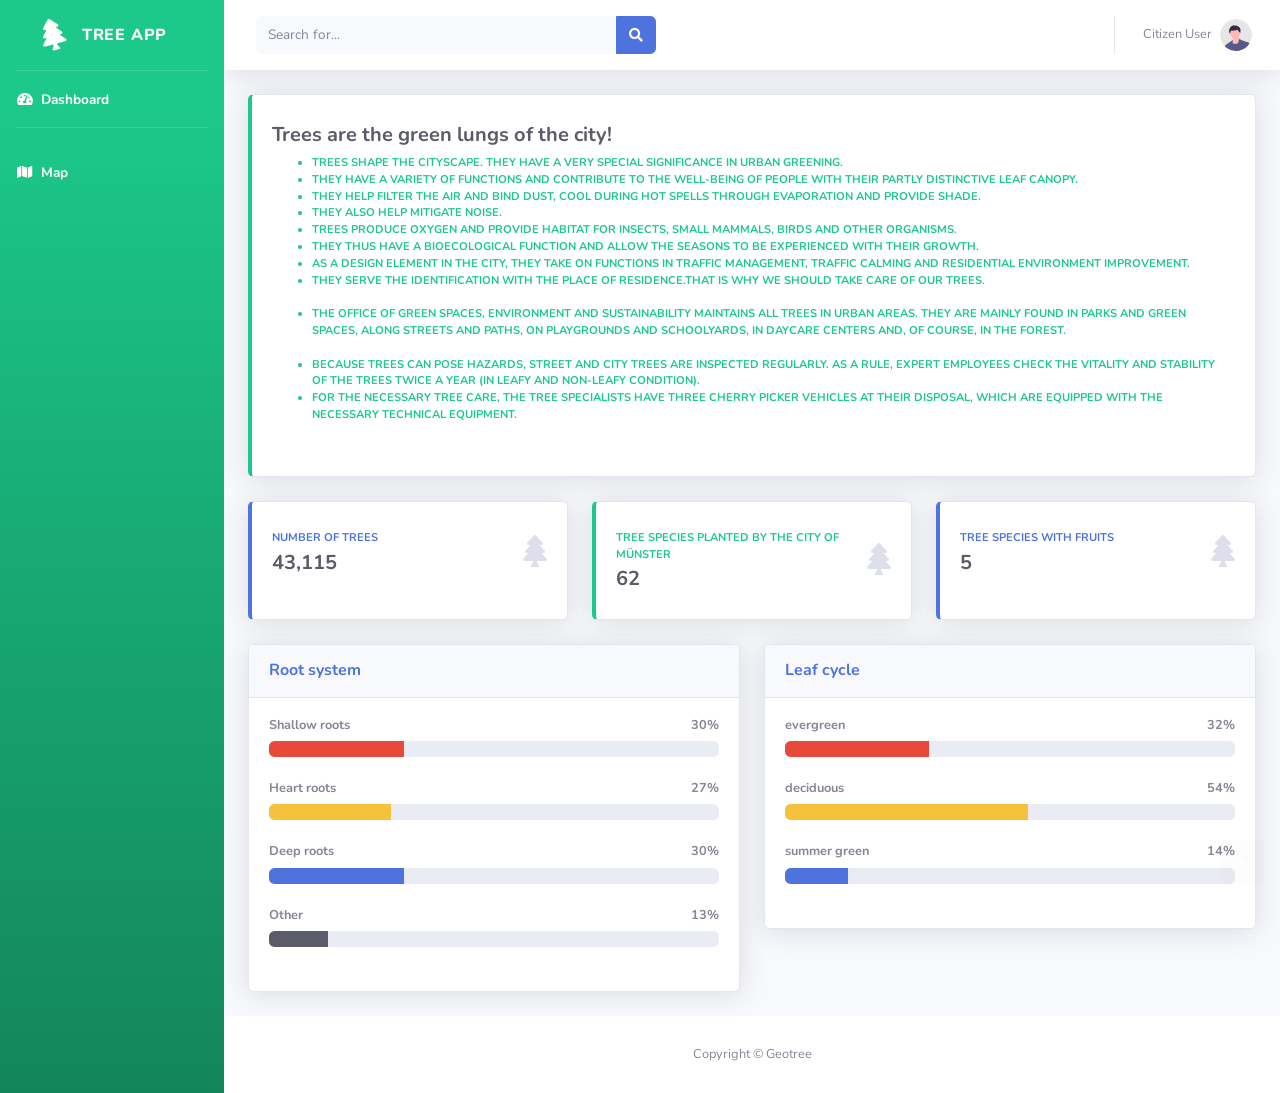
<file: index.html>
<!DOCTYPE html>
<html lang="en">

<head>

    <meta charset="utf-8">
    <meta http-equiv="X-UA-Compatible" content="IE=edge">
    <meta name="viewport" content="width=device-width, initial-scale=1, shrink-to-fit=no">
    <meta name="description" content="">
    <meta name="author" content="">

    <title>TreeApp - Dashboard</title>

    <!-- Custom fonts for this template-->
    <link href="vendor/fontawesome-free/css/all.min.css" rel="stylesheet" type="text/css">
    <link
        href="https://fonts.googleapis.com/css?family=Nunito:200,200i,300,300i,400,400i,600,600i,700,700i,800,800i,900,900i"
        rel="stylesheet">

    <!-- Custom styles for this template-->
    <link href="css/sb-admin-2.min.css" rel="stylesheet">

</head>

<body id="page-top">

    <!-- Page Wrapper -->
    <div id="wrapper">

        <!-- Sidebar -->
        <ul class="navbar-nav bg-gradient-success sidebar sidebar-dark accordion" id="accordionSidebar">

            <!-- Sidebar - Brand -->
            <a class="sidebar-brand d-flex align-items-center justify-content-center" href="index.html">
                <div class="sidebar-brand-icon rotate-n-15">
                    <i class="fas fa-tree"></i>
                </div>
                <div class="sidebar-brand-text mx-3">Tree App</div>
            </a>

            <!-- Divider -->
            <hr class="sidebar-divider my-0">

            <!-- Nav Item - Dashboard -->
            <li class="nav-item active">
                <a class="nav-link" href="index.html">
                    <i class="fas fa-fw fa-tachometer-alt"></i>
                    <span>Dashboard</span></a>
            </li>

            <!-- Divider -->
            <hr class="sidebar-divider">

             <!-- Nav Item - Dashboard -->
            <li class="nav-item active">
                <a class="nav-link" href="map.html">
                    <i class="fas fa-fw fa-map"></i>
                    <span>Map</span></a>
            </li>
        </ul>
        <!-- End of Sidebar -->

        <!-- Content Wrapper -->
        <div id="content-wrapper" class="d-flex flex-column">

            <!-- Main Content -->
            <div id="content">

                <!-- Topbar -->
                <nav class="navbar navbar-expand navbar-light bg-white topbar mb-4 static-top shadow">

                    <!-- Sidebar Toggle (Topbar) -->
                    <button id="sidebarToggleTop" class="btn btn-link d-md-none rounded-circle mr-3">
                        <i class="fa fa-bars"></i>
                    </button>

                    <!-- Topbar Search -->
                    <form
                        class="d-none d-sm-inline-block form-inline mr-auto ml-md-3 my-2 my-md-0 mw-100 navbar-search">
                        <div class="input-group">
                            <input type="text" class="form-control bg-light border-0 small" placeholder="Search for..."
                                aria-label="Search" aria-describedby="basic-addon2">
                            <div class="input-group-append">
                                <button class="btn btn-primary" type="button">
                                    <i class="fas fa-search fa-sm"></i>
                                </button>
                            </div>
                        </div>
                    </form>

                    <!-- Topbar Navbar -->
                    <ul class="navbar-nav ml-auto">

                        <!-- Nav Item - Search Dropdown (Visible Only XS) -->
                        <li class="nav-item dropdown no-arrow d-sm-none">
                            <a class="nav-link dropdown-toggle" href="#" id="searchDropdown" role="button"
                                data-toggle="dropdown" aria-haspopup="true" aria-expanded="false">
                                <i class="fas fa-search fa-fw"></i>
                            </a>
                            <!-- Dropdown - Messages -->
                            <div class="dropdown-menu dropdown-menu-right p-3 shadow animated--grow-in"
                                aria-labelledby="searchDropdown">
                                <form class="form-inline mr-auto w-100 navbar-search">
                                    <div class="input-group">
                                        <input type="text" class="form-control bg-light border-0 small"
                                            placeholder="Search for..." aria-label="Search"
                                            aria-describedby="basic-addon2">
                                        <div class="input-group-append">
                                            <button class="btn btn-primary" type="button">
                                                <i class="fas fa-search fa-sm"></i>
                                            </button>
                                        </div>
                                    </div>
                                </form>
                            </div>
                        </li>

                        <div class="topbar-divider d-none d-sm-block"></div>

                        <!-- Nav Item - User Information -->
                        <li class="nav-item dropdown no-arrow">
                            <a class="nav-link dropdown-toggle" href="#" id="userDropdown" role="button"
                                data-toggle="dropdown" aria-haspopup="true" aria-expanded="false">
                                <span class="mr-2 d-none d-lg-inline text-gray-600 small">Citizen User</span>
                                <img class="img-profile rounded-circle"
                                    src="img/undraw_profile.svg">
                            </a>
                        </li>

                    </ul>

                </nav>
                <!-- End of Topbar -->

                <!-- Begin Page Content -->
                <div class="container-fluid">

                    <div class="row">
                        <div class="col-xl-12 col-md-6 mb-4">
                            <div class="card border-left-success shadow h-100 py-2">
                                <div class="card-body">
                                    <div class="row no-gutters align-items-center">
                                    <div class="h5 mb-2 font-weight-bold text-gray-800">Trees are the green lungs of the city!   </div>
                                        <div class="row no-gutters align-items-center">
                                            <div class="col mr-2">
                                                <div class="text-xs font-weight-bold text-success text-uppercase mb-4">
                                                    <ul>
                                                        <li>Trees shape the cityscape. They have a very special significance in urban greening.</li>
                                                        <li>They have a variety of functions and contribute to the well-being of people with their partly distinctive leaf canopy. </li>
                                                        <li>They help filter the air and bind dust, cool during hot spells through evaporation and provide shade.</li>
                                                        <li>They also help mitigate noise.</li>
                                                        <li>Trees produce oxygen and provide habitat for insects, small mammals, birds and other organisms.</li>
                                                        <li>They thus have a bioecological function and allow the seasons to be experienced with their growth.</li> 
                                                        <li>As a design element in the city, they take on functions in traffic management, traffic calming and residential environment improvement.</li>
                                                        <li>They serve the identification with the place of residence.That is why we should take care of our trees.</li>
                                                        <br>
                                                        <li>The Office of Green Spaces, Environment and Sustainability maintains all trees in urban areas. They are mainly found in parks and green spaces, along streets and paths, on playgrounds and schoolyards, in daycare centers and, of course, in the forest.</li>
                                                        
                                                        </br>
                                                        <li>Because trees can pose hazards, street and city trees are inspected regularly. As a rule, expert employees check the vitality and stability of the trees twice a year (in leafy and non-leafy condition).</li> 
                                                        <li>For the necessary tree care, the tree specialists have three cherry picker vehicles at their disposal, which are equipped with the necessary technical equipment.</li>
                                                    </ul>
                                                    </div>
                                            </div>
                                        </div>
                                    </div>
                                </div> 
                            </div>
                        </div>
                    </div>

                    <!-- Content Row -->
                    <div class="row">
                        <div class="col-xl-4 col-md-6 mb-4">
                            <div class="card border-left-primary shadow h-100 py-2">
                                <div class="card-body">
                                    <div class="row no-gutters align-items-center">
                                        <div class="col mr-2">
                                            <div class="text-xs font-weight-bold text-primary text-uppercase mb-1">
                                                Number of trees </div>
                                            <div class="h5 mb-0 font-weight-bold text-gray-800">43,115</div>
                                        </div>
                                          <div class="col-auto">
                                            <i class="fas fa-tree fa-2x text-gray-300"></i>
                                        </div>
                                    </div>
                                </div>
                            </div>
                        </div>
                        <!-- Earnings (Monthly) Card Example -->
                         <div class="col-xl-4 col-md-6 mb-4">
                            <div class="card border-left-success shadow h-100 py-2">
                                <div class="card-body">
                                    <div class="row no-gutters align-items-center">
                                        <div class="col mr-2">
                                            <div class="text-xs font-weight-bold text-success text-uppercase mb-1">
                                                Tree species planted by the city of Münster</div>
                                            <div class="h5 mb-0 font-weight-bold text-gray-800">62</div>
                                        </div>
                                        
                                        <div class="col-auto">
                                            <i class="fas fa-tree fa-2x text-gray-300"></i>
                                        </div>
                                      
                                        
                                    </div>
                                </div>
                            </div>
                            
                        </div>

                        <!-- Earnings (Monthly) Card Example -->
                     
                        <div class="col-xl-4 col-md-6 mb-4">
                            <div class="card border-left-primary shadow h-100 py-2">
                                <div class="card-body">
                                    <div class="row no-gutters align-items-center">
                                        <div class="col mr-2">
                                            <div class="text-xs font-weight-bold text-primary text-uppercase mb-1">
                                               tree species with fruits</div>
                                            <div class="h5 mb-0 font-weight-bold text-gray-800">5</div>
                                        </div>
                                          <div class="col-auto">
                                            <i class="fas fa-tree fa-2x text-gray-300"></i>
                                        </div>
                                    </div>
                                </div>
                            </div>
                        </div>
                  </div>

                <div class="row">
                 <!-- Pie Chart -->
                    <div class="col-xl-6 col-lg-5">
                         <!-- Project Card Example -->
                            <div class="card shadow mb-4">
                                <div class="card-header py-3">
                                    <h6 class="m-0 font-weight-bold text-primary">Root system</h6>
                                </div>
                                <div class="card-body">
                                    <h4 class="small font-weight-bold">Shallow roots<span
                                            class="float-right">30%</span></h4>
                                    <div class="progress mb-4">
                                        <div class="progress-bar bg-danger" role="progressbar" style="width: 30%"
                                            aria-valuenow="20" aria-valuemin="0" aria-valuemax="100"></div>
                                    </div>
                                    <h4 class="small font-weight-bold">Heart roots<span
                                            class="float-right">27%</span></h4>
                                    <div class="progress mb-4">
                                        <div class="progress-bar bg-warning" role="progressbar" style="width: 27%"
                                            aria-valuenow="40" aria-valuemin="0" aria-valuemax="100"></div>
                                    </div>
                                    <h4 class="small font-weight-bold">Deep roots <span
                                            class="float-right">30%</span></h4>
                                    <div class="progress mb-4">
                                        <div class="progress-bar" role="progressbar" style="width: 30%"
                                            aria-valuenow="80" aria-valuemin="0" aria-valuemax="100"></div>
                                    </div>
                                    <h4 class="small font-weight-bold">Other <span
                                            class="float-right">13%</span></h4>
                                    <div class="progress mb-4">
                                        <div class="progress-bar bg-dark" role="progressbar" style="width: 13%"
                                            aria-valuenow="80" aria-valuemin="0" aria-valuemax="100"></div>
                                    </div>
                                    
                                </div>
                            </div>
                        </div>

                        <!-- Content Column -->
                        <div class="col-lg-6 mb-4">

                            <!-- Project Card Example -->
                            <div class="card shadow mb-4">
                                <div class="card-header py-3">
                                    <h6 class="m-0 font-weight-bold text-primary">Leaf cycle</h6>
                                </div>
                                <div class="card-body">
                                    <h4 class="small font-weight-bold">evergreen<span
                                            class="float-right">32%</span></h4>
                                    <div class="progress mb-4">
                                        <div class="progress-bar bg-danger" role="progressbar" style="width: 32%"
                                            aria-valuenow="20" aria-valuemin="0" aria-valuemax="100"></div>
                                    </div>
                                    <h4 class="small font-weight-bold">deciduous<span
                                            class="float-right">54%</span></h4>
                                    <div class="progress mb-4">
                                        <div class="progress-bar bg-warning" role="progressbar" style="width: 54%"
                                            aria-valuenow="40" aria-valuemin="0" aria-valuemax="100"></div>
                                    </div>
                                    <h4 class="small font-weight-bold">summer green <span
                                            class="float-right">14%</span></h4>
                                    <div class="progress mb-4">
                                        <div class="progress-bar" role="progressbar" style="width: 14%"
                                            aria-valuenow="80" aria-valuemin="0" aria-valuemax="100"></div>
                                    </div>
                                </div>
                            </div>
                        </div>
                </div>
                <!-- /.container-fluid -->

            </div>
            <!-- End of Main Content -->

            <!-- Footer -->
            <footer class="sticky-footer bg-white">
                <div class="container my-auto">
                    <div class="copyright text-center my-auto">
                        <span>Copyright &copy; Geotree</span>
                    </div>
                </div>
            </footer>
            <!-- End of Footer -->

        </div>
        <!-- End of Content Wrapper -->

    </div>
    <!-- End of Page Wrapper -->

    <!-- Scroll to Top Button-->
    <a class="scroll-to-top rounded" href="#page-top">
        <i class="fas fa-angle-up"></i>
    </a>

    <!-- Logout Modal-->
    <!--<div class="modal fade" id="logoutModal" tabindex="-1" role="dialog" aria-labelledby="exampleModalLabel"
        aria-hidden="true">
        <div class="modal-dialog" role="document">
            <div class="modal-content">
                <div class="modal-header">
                    <h5 class="modal-title" id="exampleModalLabel">Ready to Leave?</h5>
                    <button class="close" type="button" data-dismiss="modal" aria-label="Close">
                        <span aria-hidden="true">×</span>
                    </button>
                </div>
                <div class="modal-body">Select "Logout" below if you are ready to end your current session.</div>
                <div class="modal-footer">
                    <button class="btn btn-secondary" type="button" data-dismiss="modal">Cancel</button>
                    <a class="btn btn-primary" href="indext.html">Logout</a>
                </div>
            </div>
        </div>
    </div>-->

    <!-- Bootstrap core JavaScript-->
    <script src="vendor/jquery/jquery.min.js"></script>
    <script src="vendor/bootstrap/js/bootstrap.bundle.min.js"></script>

    <!-- Core plugin JavaScript-->
    <script src="vendor/jquery-easing/jquery.easing.min.js"></script>

    <!-- Custom scripts for all pages-->
    <script src="js/sb-admin-2.min.js"></script>

    <!-- Page level plugins -->
    <script src="vendor/chart.js/Chart.min.js"></script>

    <!-- Page level custom scripts -->
    <script src="js/demo/chart-area-demo.js"></script>
    <script src="js/demo/chart-pie-demo.js"></script>

</body>

</html>
</file>
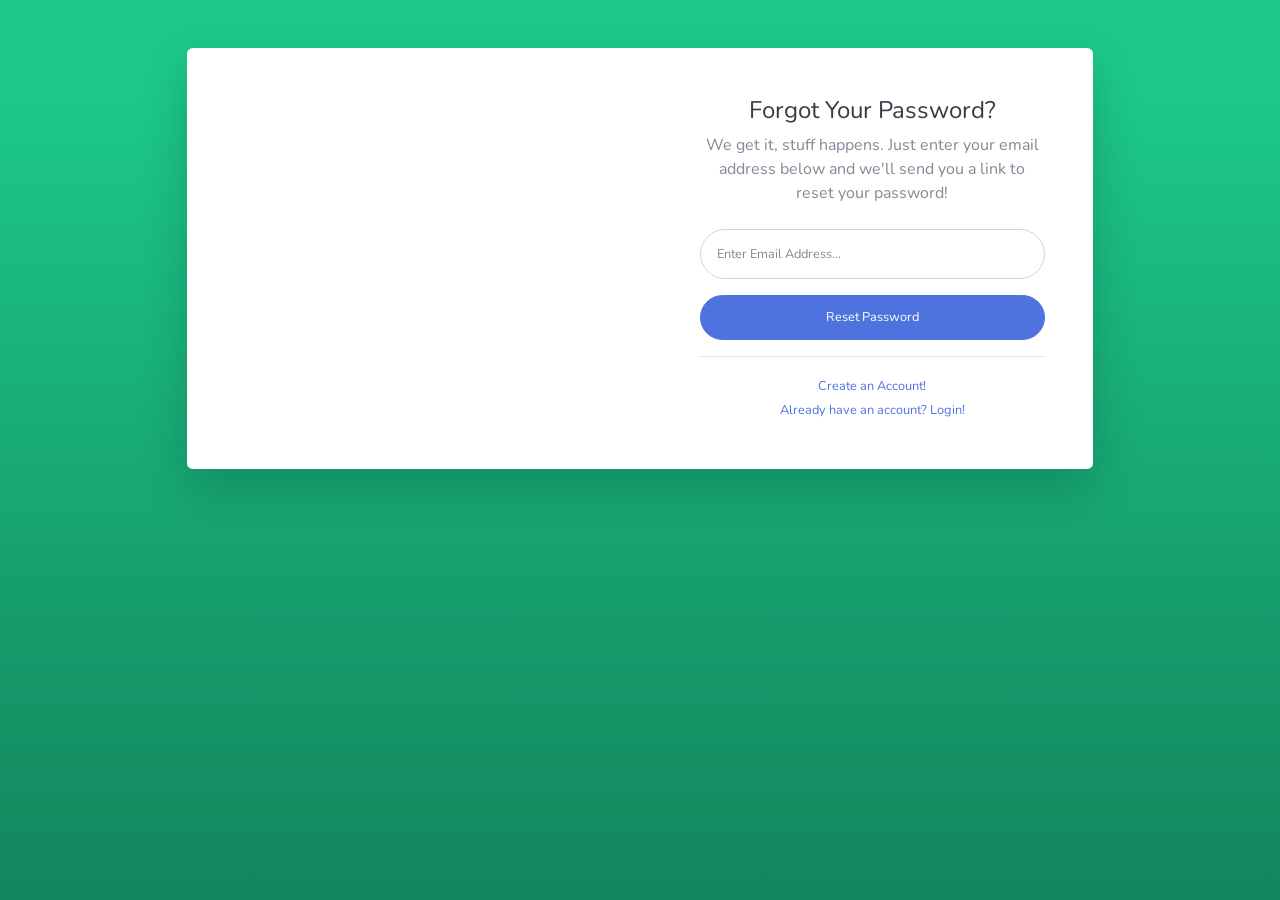
<file: forgot-password.html>
<!DOCTYPE html>
<html lang="en">

<head>

    <meta charset="utf-8">
    <meta http-equiv="X-UA-Compatible" content="IE=edge">
    <meta name="viewport" content="width=device-width, initial-scale=1, shrink-to-fit=no">
    <meta name="description" content="">
    <meta name="author" content="">

    <title>SB Admin 2 - Forgot Password</title>

    <!-- Custom fonts for this template-->
    <link href="vendor/fontawesome-free/css/all.min.css" rel="stylesheet" type="text/css">
    <link
        href="https://fonts.googleapis.com/css?family=Nunito:200,200i,300,300i,400,400i,600,600i,700,700i,800,800i,900,900i"
        rel="stylesheet">

    <!-- Custom styles for this template-->
    <link href="css/sb-admin-2.min.css" rel="stylesheet">

</head>

<body class="bg-gradient-success">

    <div class="container">

        <!-- Outer Row -->
        <div class="row justify-content-center">

            <div class="col-xl-10 col-lg-12 col-md-9">

                <div class="card o-hidden border-0 shadow-lg my-5">
                    <div class="card-body p-0">
                        <!-- Nested Row within Card Body -->
                        <div class="row">
                            <div class="col-lg-6 d-none d-lg-block bg-password-image"></div>
                            <div class="col-lg-6">
                                <div class="p-5">
                                    <div class="text-center">
                                        <h1 class="h4 text-gray-900 mb-2">Forgot Your Password?</h1>
                                        <p class="mb-4">We get it, stuff happens. Just enter your email address below
                                            and we'll send you a link to reset your password!</p>
                                    </div>
                                    <form class="user">
                                        <div class="form-group">
                                            <input type="email" class="form-control form-control-user"
                                                id="exampleInputEmail" aria-describedby="emailHelp"
                                                placeholder="Enter Email Address...">
                                        </div>
                                        <a href="login.html" class="btn btn-primary btn-user btn-block">
                                            Reset Password
                                        </a>
                                    </form>
                                    <hr>
                                    <div class="text-center">
                                        <a class="small" href="register.html">Create an Account!</a>
                                    </div>
                                    <div class="text-center">
                                        <a class="small" href="login.html">Already have an account? Login!</a>
                                    </div>
                                </div>
                            </div>
                        </div>
                    </div>
                </div>

            </div>

        </div>

    </div>

    <!-- Bootstrap core JavaScript-->
    <script src="vendor/jquery/jquery.min.js"></script>
    <script src="vendor/bootstrap/js/bootstrap.bundle.min.js"></script>

    <!-- Core plugin JavaScript-->
    <script src="vendor/jquery-easing/jquery.easing.min.js"></script>

    <!-- Custom scripts for all pages-->
    <script src="js/sb-admin-2.min.js"></script>

</body>

</html>
</file>
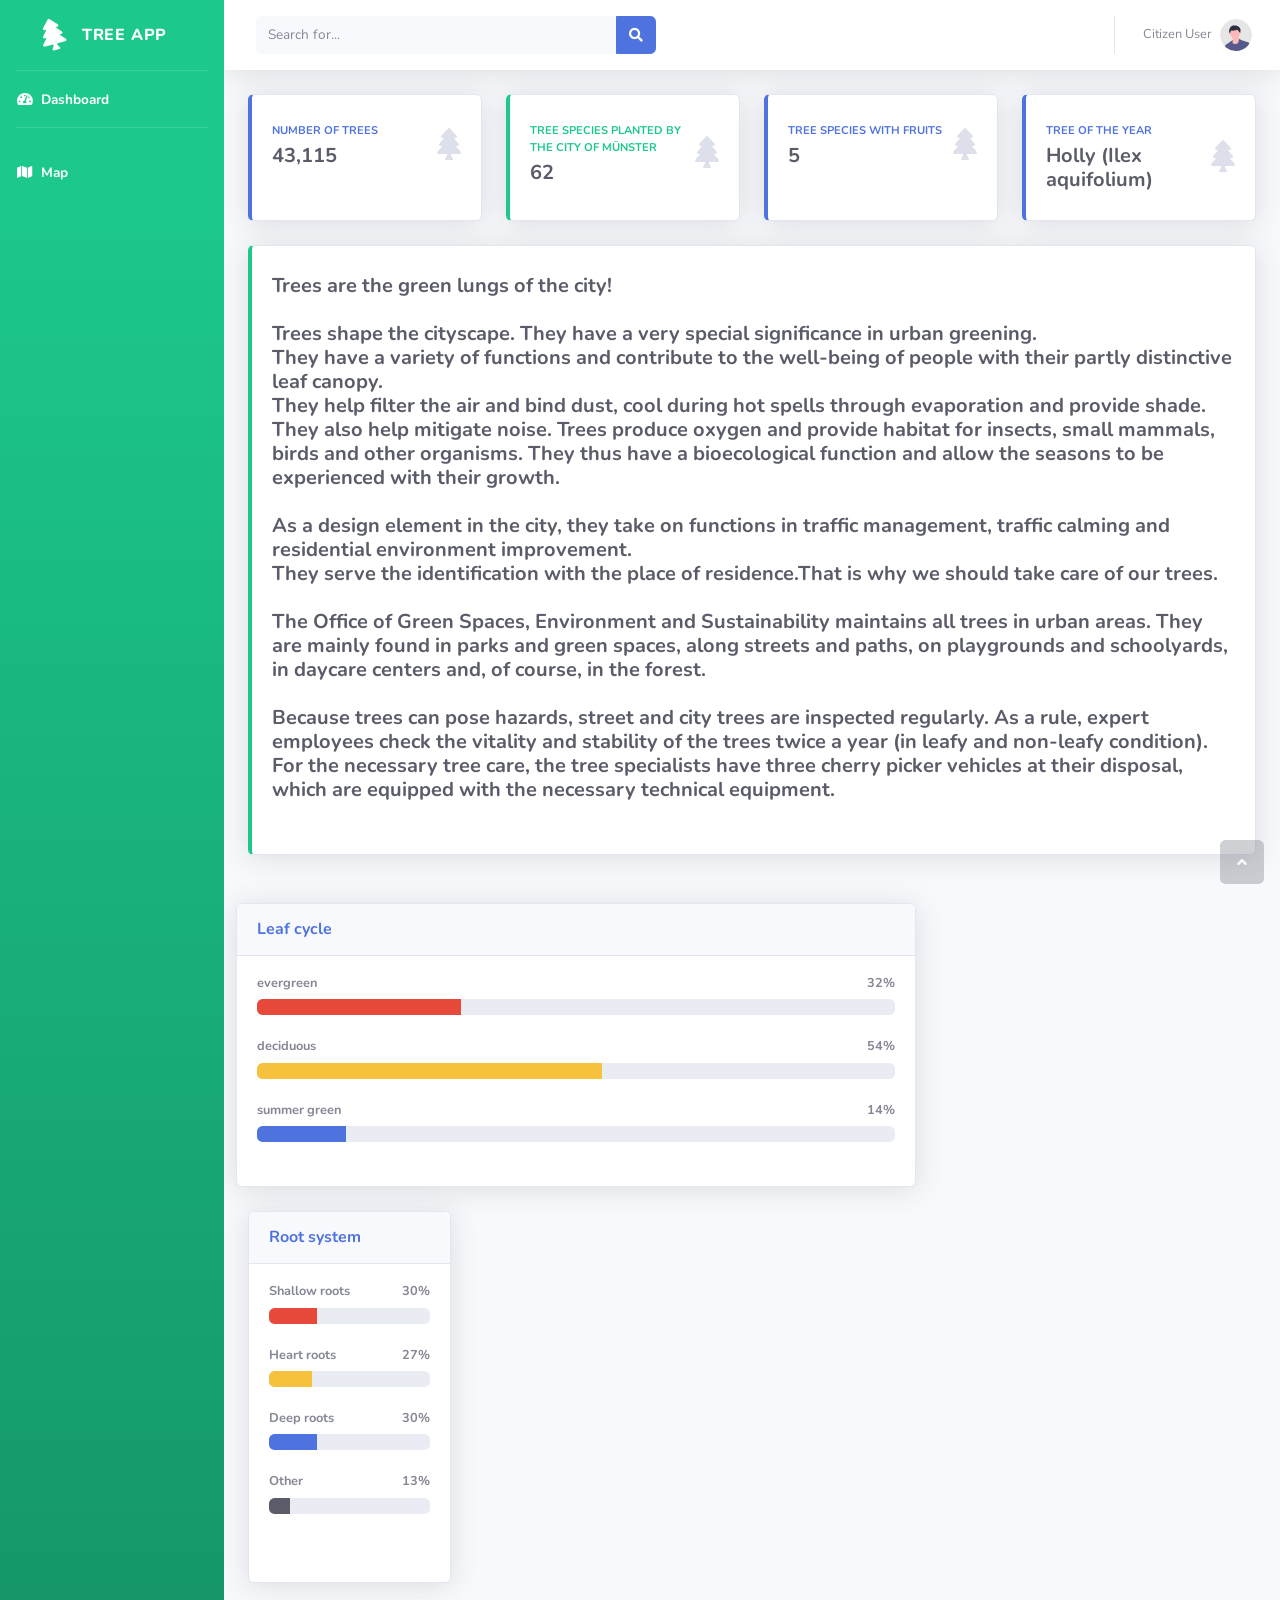
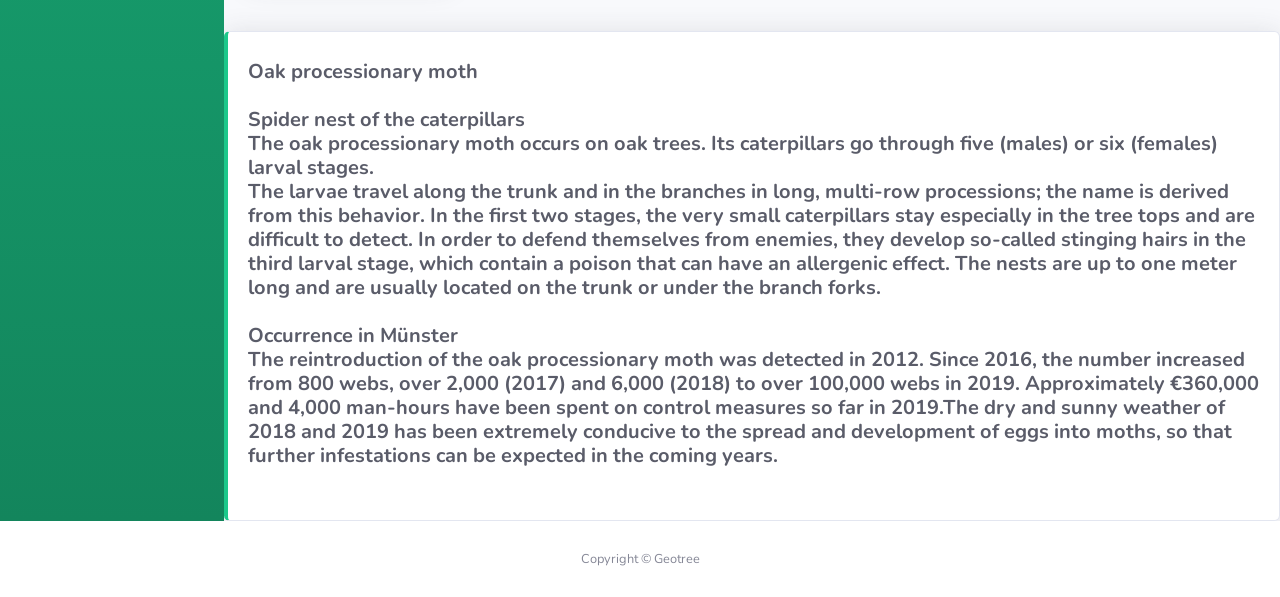
<file: index_.html>
<!DOCTYPE html>
<html lang="en">

<head>

    <meta charset="utf-8">
    <meta http-equiv="X-UA-Compatible" content="IE=edge">
    <meta name="viewport" content="width=device-width, initial-scale=1, shrink-to-fit=no">
    <meta name="description" content="">
    <meta name="author" content="">

    <title>TreeApp - Dashboard</title>

    <!-- Custom fonts for this template-->
    <link href="vendor/fontawesome-free/css/all.min.css" rel="stylesheet" type="text/css">
    <link
        href="https://fonts.googleapis.com/css?family=Nunito:200,200i,300,300i,400,400i,600,600i,700,700i,800,800i,900,900i"
        rel="stylesheet">

    <!-- Custom styles for this template-->
    <link href="css/sb-admin-2.min.css" rel="stylesheet">

</head>

<body id="page-top">

    <!-- Page Wrapper -->
    <div id="wrapper">

        <!-- Sidebar -->
        <ul class="navbar-nav bg-gradient-success sidebar sidebar-dark accordion" id="accordionSidebar">

            <!-- Sidebar - Brand -->
            <a class="sidebar-brand d-flex align-items-center justify-content-center" href="index.html">
                <div class="sidebar-brand-icon rotate-n-15">
                    <i class="fas fa-tree"></i>
                </div>
                <div class="sidebar-brand-text mx-3">Tree App</div>
            </a>

            <!-- Divider -->
            <hr class="sidebar-divider my-0">

            <!-- Nav Item - Dashboard -->
            <li class="nav-item active">
                <a class="nav-link" href="index.html">
                    <i class="fas fa-fw fa-tachometer-alt"></i>
                    <span>Dashboard</span></a>
            </li>

            <!-- Divider -->
            <hr class="sidebar-divider">

             <!-- Nav Item - Dashboard -->
            <li class="nav-item active">
                <a class="nav-link" href="map.html">
                    <i class="fas fa-fw fa-map"></i>
                    <span>Map</span></a>
            </li>

            <!-- Divider -->
           <!--  <hr class="sidebar-divider">

            <li class="nav-item active">
                <a class="nav-link" href="profile.html">
                    <i class="fas fa-fw fa-user"></i>
                    <span>Profile</span></a>
            </li>-->

        </ul>
        <!-- End of Sidebar -->

        <!-- Content Wrapper -->
        <div id="content-wrapper" class="d-flex flex-column">

            <!-- Main Content -->
            <div id="content">

                <!-- Topbar -->
                <nav class="navbar navbar-expand navbar-light bg-white topbar mb-4 static-top shadow">

                    <!-- Sidebar Toggle (Topbar) -->
                    <button id="sidebarToggleTop" class="btn btn-link d-md-none rounded-circle mr-3">
                        <i class="fa fa-bars"></i>
                    </button>

                    <!-- Topbar Search -->
                    <form
                        class="d-none d-sm-inline-block form-inline mr-auto ml-md-3 my-2 my-md-0 mw-100 navbar-search">
                        <div class="input-group">
                            <input type="text" class="form-control bg-light border-0 small" placeholder="Search for..."
                                aria-label="Search" aria-describedby="basic-addon2">
                            <div class="input-group-append">
                                <button class="btn btn-primary" type="button">
                                    <i class="fas fa-search fa-sm"></i>
                                </button>
                            </div>
                        </div>
                    </form>

                    <!-- Topbar Navbar -->
                    <ul class="navbar-nav ml-auto">

                        <!-- Nav Item - Search Dropdown (Visible Only XS) -->
                        <li class="nav-item dropdown no-arrow d-sm-none">
                            <a class="nav-link dropdown-toggle" href="#" id="searchDropdown" role="button"
                                data-toggle="dropdown" aria-haspopup="true" aria-expanded="false">
                                <i class="fas fa-search fa-fw"></i>
                            </a>
                            <!-- Dropdown - Messages -->
                            <div class="dropdown-menu dropdown-menu-right p-3 shadow animated--grow-in"
                                aria-labelledby="searchDropdown">
                                <form class="form-inline mr-auto w-100 navbar-search">
                                    <div class="input-group">
                                        <input type="text" class="form-control bg-light border-0 small"
                                            placeholder="Search for..." aria-label="Search"
                                            aria-describedby="basic-addon2">
                                        <div class="input-group-append">
                                            <button class="btn btn-primary" type="button">
                                                <i class="fas fa-search fa-sm"></i>
                                            </button>
                                        </div>
                                    </div>
                                </form>
                            </div>
                        </li>

                        <!-- Nav Item - Alerts -->
                        <!--<li class="nav-item dropdown no-arrow mx-1">
                            <a class="nav-link dropdown-toggle" href="#" id="alertsDropdown" role="button"
                                data-toggle="dropdown" aria-haspopup="true" aria-expanded="false">
                                <i class="fas fa-bell fa-fw"></i>
                                <! Counter - Alerts -->
                                <!--<span class="badge badge-danger badge-counter">3+</span>-->
                            </a>
                            <!-- Dropdown - Alerts -->
                            <!--<div class="dropdown-list dropdown-menu dropdown-menu-right shadow animated--grow-in"
                                aria-labelledby="alertsDropdown">
                                <h6 class="dropdown-header">
                                    Alerts Center
                                </h6>
                                <a class="dropdown-item d-flex align-items-center" href="#">
                                    <div class="mr-3">
                                        <div class="icon-circle bg-primary">
                                            <i class="fas fa-file-alt text-white"></i>
                                        </div>
                                    </div>
                                    <div>
                                        <div class="small text-gray-500">December 12, 2019</div>
                                        <span class="font-weight-bold">A new monthly report is ready to download!</span>
                                    </div>
                                </a>
                                <a class="dropdown-item d-flex align-items-center" href="#">
                                    <div class="mr-3">
                                        <div class="icon-circle bg-success">
                                            <i class="fas fa-donate text-white"></i>
                                        </div>
                                    </div>
                                    <div>
                                        <div class="small text-gray-500">December 7, 2019</div>
                                        $290.29 has been deposited into your account!
                                    </div>
                                </a>
                                <a class="dropdown-item d-flex align-items-center" href="#">
                                    <div class="mr-3">
                                        <div class="icon-circle bg-warning">
                                            <i class="fas fa-exclamation-triangle text-white"></i>
                                        </div>
                                    </div>
                                    <div>
                                        <div class="small text-gray-500">December 2, 2019</div>
                                        Spending Alert: We've noticed unusually high spending for your account.
                                    </div>
                                </a>
                                <a class="dropdown-item text-center small text-gray-500" href="#">Show All Alerts</a>
                            </div>-->
                       <!-- </li>-->

                        <!-- Nav Item - Messages -->
                       <!--  <li class="nav-item dropdown no-arrow mx-1">
                            <a class="nav-link dropdown-toggle" href="#" id="messagesDropdown" role="button"
                                data-toggle="dropdown" aria-haspopup="true" aria-expanded="false">
                                <i class="fas fa-envelope fa-fw"></i>-->
                                <!-- Counter - Messages -->
                                <!--<span class="badge badge-danger badge-counter">7</span>-->
                            <!--</a>-->
                            <!-- Dropdown - Messages -->
                           <!--  <div class="dropdown-list dropdown-menu dropdown-menu-right shadow animated--grow-in"
                                aria-labelledby="messagesDropdown">
                                <h6 class="dropdown-header">
                                    Message Center
                                </h6>
                                <a class="dropdown-item d-flex align-items-center" href="#">
                                    <div class="dropdown-list-image mr-3">
                                        <img class="rounded-circle" src="img/undraw_profile_1.svg"
                                            alt="">
                                        <div class="status-indicator bg-success"></div>
                                    </div>
                                    <div class="font-weight-bold">
                                        <div class="text-truncate">Hi there! I am wondering if you can help me with a
                                            problem I've been having.</div>
                                        <div class="small text-gray-500">Emily Fowler · 58m</div>
                                    </div>
                                </a>
                                <a class="dropdown-item d-flex align-items-center" href="#">
                                    <div class="dropdown-list-image mr-3">
                                        <img class="rounded-circle" src="img/undraw_profile_2.svg"
                                            alt="">
                                        <div class="status-indicator"></div>
                                    </div>
                                    <div>
                                        <div class="text-truncate">I have the photos that you ordered last month, how
                                            would you like them sent to you?</div>
                                        <div class="small text-gray-500">Jae Chun · 1d</div>
                                    </div>
                                </a>
                                <a class="dropdown-item d-flex align-items-center" href="#">
                                    <div class="dropdown-list-image mr-3">
                                        <img class="rounded-circle" src="img/undraw_profile_3.svg"
                                            alt="">
                                        <div class="status-indicator bg-warning"></div>
                                    </div>
                                    <div>
                                        <div class="text-truncate">Last month's report looks great, I am very happy with
                                            the progress so far, keep up the good work!</div>
                                        <div class="small text-gray-500">Morgan Alvarez · 2d</div>
                                    </div>
                                </a>
                                <a class="dropdown-item d-flex align-items-center" href="#">
                                    <div class="dropdown-list-image mr-3">
                                        <img class="rounded-circle" src="https://source.unsplash.com/Mv9hjnEUHR4/60x60"
                                            alt="">
                                        <div class="status-indicator bg-success"></div>
                                    </div>
                                    <div>
                                        <div class="text-truncate">Am I a good boy? The reason I ask is because someone
                                            told me that people say this to all dogs, even if they aren't good...</div>
                                        <div class="small text-gray-500">Chicken the Dog · 2w</div>
                                    </div>
                                </a>
                                <a class="dropdown-item text-center small text-gray-500" href="#">Read More Messages</a>
                            </div>
                        </li>-->

                        <div class="topbar-divider d-none d-sm-block"></div>

                        <!-- Nav Item - User Information -->
                        <li class="nav-item dropdown no-arrow">
                            <a class="nav-link dropdown-toggle" href="#" id="userDropdown" role="button"
                                data-toggle="dropdown" aria-haspopup="true" aria-expanded="false">
                                <span class="mr-2 d-none d-lg-inline text-gray-600 small">Citizen User</span>
                                <img class="img-profile rounded-circle"
                                    src="img/undraw_profile.svg">
                            </a>
                            <!-- Dropdown - User Information -->
                            <!--  <div class="dropdown-menu dropdown-menu-right shadow animated--grow-in"
                                aria-labelledby="userDropdown">
                                <a class="dropdown-item" href="#">
                                    <i class="fas fa-user fa-sm fa-fw mr-2 text-gray-400"></i>
                                    Profile
                                </a>
                                <a class="dropdown-item" href="#">
                                    <i class="fas fa-cogs fa-sm fa-fw mr-2 text-gray-400"></i>
                                    Settings
                                </a>
                                <a class="dropdown-item" href="#">
                                    <i class="fas fa-list fa-sm fa-fw mr-2 text-gray-400"></i>
                                    Activity Log
                                </a>
                                <div class="dropdown-divider"></div>
                                <a class="dropdown-item" href="#" data-toggle="modal" data-target="#logoutModal">
                                    <i class="fas fa-sign-out-alt fa-sm fa-fw mr-2 text-gray-400"></i>
                                    Logout
                                </a>
                            </div>-->
                        </li>

                    </ul>

                </nav>
                <!-- End of Topbar -->

                <!-- Begin Page Content -->
                <div class="container-fluid">

                   <!-- Page Heading -->
                  <!--   <div class="d-sm-flex align-items-center justify-content-between mb-4">
                        <h1 class="h3 mb-0 text-gray-800">Dashboard</h1>
                        <a href="#" class="d-none d-sm-inline-block btn btn-sm btn-primary shadow-sm"><i
                                class="fas fa-download fa-sm text-white-50"></i> Generate Report</a>
                    </div>
-->
                    <!-- Content Row -->
                    <div class="row">
   <!-- Earnings (Monthly) Card Example -->
                        <div class="col-xl-3 col-md-6 mb-4">
                            <div class="card border-left-primary shadow h-100 py-2">
                                <div class="card-body">
                                    <div class="row no-gutters align-items-center">
                                        <div class="col mr-2">
                                            <div class="text-xs font-weight-bold text-primary text-uppercase mb-1">
                                                Number of trees </div>
                                            <div class="h5 mb-0 font-weight-bold text-gray-800">43,115</div>
                                        </div>
                                          <div class="col-auto">
                                            <i class="fas fa-tree fa-2x text-gray-300"></i>
                                        </div>
                                    </div>
                                </div>
                            </div>
                        </div>

                         <div class="col-xl-3 col-md-6 mb-4">
                            <div class="card border-left-success shadow h-100 py-2">
                                <div class="card-body">
                                    <div class="row no-gutters align-items-center">
                                        <div class="col mr-2">
                                            <div class="text-xs font-weight-bold text-success text-uppercase mb-1">
                                                Tree species planted by the city of Münster</div>
                                            <div class="h5 mb-0 font-weight-bold text-gray-800">62</div>
                                        </div>
                                        
                                        <div class="col-auto">
                                            <i class="fas fa-tree fa-2x text-gray-300"></i>
                                        </div>
                                      
                                        
                                    </div>
                                </div>
                            </div>
                            
                        </div>
                     
                        <div class="col-xl-3 col-md-6 mb-4">
                            <div class="card border-left-primary shadow h-100 py-2">
                                <div class="card-body">
                                    <div class="row no-gutters align-items-center">
                                        <div class="col mr-2">
                                            <div class="text-xs font-weight-bold text-primary text-uppercase mb-1">
                                               tree species with fruits</div>
                                            <div class="h5 mb-0 font-weight-bold text-gray-800">5</div>
                                        </div>
                                          <div class="col-auto">
                                            <i class="fas fa-tree fa-2x text-gray-300"></i>
                                        </div>
                                    </div>
                                </div>
                            </div>
                        </div>
                        <div class="col-xl-3 col-md-6 mb-4">
                            <div class="card border-left-primary shadow h-100 py-2">
                                <div class="card-body">
                                    <div class="row no-gutters align-items-center">
                                        <div class="col mr-2">
                                            <div class="text-xs font-weight-bold text-primary text-uppercase mb-1">
                                               Tree of the year</div>
                                            <div class="h5 mb-0 font-weight-bold text-gray-800">Holly (Ilex aquifolium)</div>
                                        </div>
                                          <div class="col-auto">
                                            <i class="fas fa-tree fa-2x text-gray-300"></i>
                                        </div>
                                    </div>
                                </div>
                            </div>
                        </div>

                        <!-- Earnings (Monthly) Card Example -->
                        <!--<div class="col-xl-3 col-md-6 mb-4">
                            <div class="card border-left-info shadow h-100 py-2">
                                <div class="card-body">
                                    <div class="row no-gutters align-items-center">
                                        <div class="col mr-2">
                                            <div class="text-xs font-weight-bold text-info text-uppercase mb-1">Tasks
                                            </div>
                                            <div class="row no-gutters align-items-center">
                                                <div class="col-auto">
                                                    <div class="h5 mb-0 mr-3 font-weight-bold text-gray-800">50%</div>
                                                </div>
                                                <div class="col">
                                                    <div class="progress progress-sm mr-2">
                                                        <div class="progress-bar bg-info" role="progressbar"
                                                            style="width: 50%" aria-valuenow="50" aria-valuemin="0"
                                                            aria-valuemax="100"></div>
                                                    </div>
                                                </div>
                                            </div>
                                        </div>
                                        <div class="col-auto">
                                            <i class="fas fa-clipboard-list fa-2x text-gray-300"></i>
                                        </div>
                                    </div>
                                </div>
                            </div>
                        </div>-->
                  </div>
                          
                <div >
                
                            <div class="card border-left-success shadow h-100 py-2">
                           
                                <div class="card-body">
                                 <div class="h5 mb-0 font-weight-bold text-gray-800">Trees are the green lungs of the city!   </div>
                                 
                                    <div class="row no-gutters align-items-center">
                                        <div class="col mr-6">
                                            <div class="h5 mb-0 font-weight-bold text-gray-800">
                                               </br> Trees shape the cityscape. They have a very special significance in urban greening. </br>
                                                They have a variety of functions and contribute to the well-being of people with their partly distinctive leaf canopy. 
                                                </br>They help filter the air and bind dust, cool during hot spells through evaporation and provide shade. They also help mitigate noise. 
                                                Trees produce oxygen and provide habitat for insects, small mammals, birds and other organisms. 
                                                They thus have a bioecological function and allow the seasons to be experienced with their growth. 
                                                </br></br>As a design element in the city, they take on functions in traffic management, traffic calming and residential environment improvement. 
                                                </br>They serve the identification with the place of residence.That is why we should take care of our trees. 
                                                </br>
                                                </br>The Office of Green Spaces, Environment and Sustainability maintains all trees in urban areas. They are mainly found in parks and green spaces, along streets and paths, on playgrounds and schoolyards, in daycare centers and, of course, in the forest. 
                                                
                                                </br>
                                                </br>Because trees can pose hazards, street and city trees are inspected regularly. As a rule, expert employees check the vitality and stability of the trees twice a year (in leafy and non-leafy condition). 
                                                </br>For the necessary tree care, the tree specialists have three cherry picker vehicles at their disposal, which are equipped with the necessary technical equipment.
                                                </br></br>
                                            </div>
                                            
                                        </div>
                                        
                                       
                                      
                                        
                                    </div>
                                </div>
                            </div>
                            
                        </div>
                        <div>

</br>
</br>
                        <!-- Pending Requests Card Example -->
                        <!-- <div class="col-xl-3 col-md-6 mb-4">
                            <div class="card border-left-warning shadow h-100 py-2">
                                <div class="card-body">
                                    <div class="row no-gutters align-items-center">
                                        <div class="col mr-2">
                                           <div class="text-xs font-weight-bold text-warning text-uppercase mb-1">
                                                Pending Requests</div>
                                            <div class="h5 mb-0 font-weight-bold text-gray-800">18</div>
                                        </div>
                                        <div class="col-auto">
                                            <i class="fas fa-comments fa-2x text-gray-300"></i>
                                        </div>-->
                                    </div>
                                </div>
                            <!--</div>
                        </div>
                    </div>-->

                    <!-- Content Row -->

                   <!-- <div class="row">-->
                      <!-- Content Column -->
                        <div class="col-lg-8 mb-4">
                        

                            <!-- Project Card Example -->
                            <div>
                            <div class="card shadow mb-4">
                                <div class="card-header py-3">
                                    <h6 class="m-0 font-weight-bold text-primary">Leaf cycle</h6>
                                </div>
                                <div class="card-body">
                                    <h4 class="small font-weight-bold">evergreen<span
                                            class="float-right">32%</span></h4>
                                    <div class="progress mb-4">
                                        <div class="progress-bar bg-danger" role="progressbar" style="width: 32%"
                                            aria-valuenow="20" aria-valuemin="0" aria-valuemax="100"></div>
                                    </div>
                                    <h4 class="small font-weight-bold">deciduous<span
                                            class="float-right">54%</span></h4>
                                    <div class="progress mb-4">
                                        <div class="progress-bar bg-warning" role="progressbar" style="width: 54%"
                                            aria-valuenow="40" aria-valuemin="0" aria-valuemax="100"></div>
                                    </div>
                                    <h4 class="small font-weight-bold">summer green <span
                                            class="float-right">14%</span></h4>
                                    <div class="progress mb-4">
                                        <div class="progress-bar" role="progressbar" style="width: 14%"
                                            aria-valuenow="80" aria-valuemin="0" aria-valuemax="100"></div>
                                    </div>
                                    
                                </div>
                            </div>
                                

                            
                            
                        </div>


                 <!-- Pie Chart -->
                <div class="col-xl-4 col-lg-5">
                     
                            
                                <!-- Card Header - Dropdown -->
                                <!-- <div
                                    class="card-header py-3 d-flex flex-row align-items-center justify-content-between">
                                    <h6 class="m-0 font-weight-bold text-primary">Root system</h6>
                                </div>-->
                                <!-- Card Body -->
                                <!-- <div class="card-body">
                                    <div class="chart-pie pt-4 pb-2">
                                        <canvas id="myPieChart"></canvas>
                                    </div>
                                    <div class="mt-4 text-center small">
                                        <span class="mr-2">
                                            <i class="fas fa-circle text-primary"></i> evergreen
                                            <span
                                            class="float-right">30%</span>
                                        </span>
                                        <span class="mr-2">
                                            <i class="fas fa-circle text-success"></i> deciduous
                                        </span>
                                        <span class="mr-2">
                                            <i class="fas fa-circle text-info"></i> deep roots
                                        </span>
                                        </span>
                                        <span class="mr-2">
                                            <i class="fas fa-circle text-info"></i> other
                                        </span>
                                    </div>
                                </div>
                            </div>
                        </div>-->
                         <!-- Project Card Example -->
                        
                                <div class="card shadow mb-4">
                                <div class="card-header py-3">
                                    <h6 class="m-0 font-weight-bold text-primary">Root system</h6>
                                </div>
                                <div class="card-body">
                                    <h4 class="small font-weight-bold">Shallow roots<span
                                            class="float-right">30%</span></h4>
                                    <div class="progress mb-4">
                                        <div class="progress-bar bg-danger" role="progressbar" style="width: 30%"
                                            aria-valuenow="20" aria-valuemin="0" aria-valuemax="100"></div>
                                    </div>
                                    <h4 class="small font-weight-bold">Heart roots<span
                                            class="float-right">27%</span></h4>
                                    <div class="progress mb-4">
                                        <div class="progress-bar bg-warning" role="progressbar" style="width: 27%"
                                            aria-valuenow="40" aria-valuemin="0" aria-valuemax="100"></div>
                                    </div>
                                    <h4 class="small font-weight-bold">Deep roots <span
                                            class="float-right">30%</span></h4>
                                    <div class="progress mb-4">
                                        <div class="progress-bar" role="progressbar" style="width: 30%"
                                            aria-valuenow="80" aria-valuemin="0" aria-valuemax="100"></div>
                                    </div>
                                    <h4 class="small font-weight-bold">Other <span
                                            class="float-right">13%</span></h4>
                                    <div class="progress mb-4">
                                        <div class="progress-bar bg-dark" role="progressbar" style="width: 13%"
                                            aria-valuenow="80" aria-valuemin="0" aria-valuemax="100"></div>
                                    </div>
                                    
                                    </div>
                                    </br>
                                </div>

                                
                         </div> 
                     </div>                              
                 </div> 
                <!-- /.container-fluid -->


  
                          
                            <br>

                            <div class="card border-left-success shadow h-100 py-2">
                           
                                <div class="card-body">
                                 <div class="h5 mb-0 font-weight-bold text-gray-800">Oak processionary moth    </div>
                                 
                                    <div class="row no-gutters align-items-center">
                                        <div class="col mr-6">
                                            <div class="h5 mb-0 font-weight-bold text-gray-800">
                                              
                                               <br>Spider nest of the caterpillars<br>
                                               The oak processionary moth occurs on oak trees. Its caterpillars go through five (males) or six (females) larval stages. 
                                               <br>The larvae travel along the trunk and in the branches in long, multi-row processions; the name is derived from this behavior. In the first two stages, the very small caterpillars stay especially in the tree tops and are difficult to detect. In order to defend themselves from enemies, they develop so-called stinging hairs in the third larval stage, which contain a poison that can have an allergenic effect. The nests are up to one meter long and are usually located on the trunk or under the branch forks.
                                               <br>
                                               <br>Occurrence in Münster
                                               <br>The reintroduction of the oak processionary moth was detected in 2012. Since 2016, the number increased from 800 webs, over 2,000 (2017) and 6,000 (2018) to over 100,000 webs in 2019. Approximately €360,000 and 4,000 man-hours have been spent on control measures so far in 2019.The dry and sunny weather of 2018 and 2019 has been extremely conducive to the spread and development of eggs into moths, so that further infestations can be expected in the coming years.

                                                </br></br>
                                            </div>
                                            
                                        </div>
                                        
                                       
                                      
                                        
                                    </div>
                                </div>
                            </div>

            </div>
            </div>
            <!-- End of Main Content -->

            <!-- Footer -->
 <footer class="sticky-footer bg-white">
      <div class="container my-auto">
         <div class="copyright text-center my-auto">
            <span>Copyright &copy; Geotree</span>
        </div>
     </div>
</footer>
            <!-- End of Footer -->

        </div>
        <!-- End of Content Wrapper -->

    </div>
    <!-- End of Page Wrapper -->

    <!-- Scroll to Top Button-->
    <a class="scroll-to-top rounded" href="#page-top">
        <i class="fas fa-angle-up"></i>
    </a>

    <!-- Logout Modal-->
    <!--<div class="modal fade" id="logoutModal" tabindex="-1" role="dialog" aria-labelledby="exampleModalLabel"
        aria-hidden="true">
        <div class="modal-dialog" role="document">
            <div class="modal-content">
                <div class="modal-header">
                    <h5 class="modal-title" id="exampleModalLabel">Ready to Leave?</h5>
                    <button class="close" type="button" data-dismiss="modal" aria-label="Close">
                        <span aria-hidden="true">×</span>
                    </button>
                </div>
                <div class="modal-body">Select "Logout" below if you are ready to end your current session.</div>
                <div class="modal-footer">
                    <button class="btn btn-secondary" type="button" data-dismiss="modal">Cancel</button>
                    <a class="btn btn-primary" href="indext.html">Logout</a>
                </div>
            </div>
        </div>
    </div>-->

    <!-- Bootstrap core JavaScript-->
    <script src="vendor/jquery/jquery.min.js"></script>
    <script src="vendor/bootstrap/js/bootstrap.bundle.min.js"></script>

    <!-- Core plugin JavaScript-->
    <script src="vendor/jquery-easing/jquery.easing.min.js"></script>

    <!-- Custom scripts for all pages-->
    <script src="js/sb-admin-2.min.js"></script>

    <!-- Page level plugins -->
    <script src="vendor/chart.js/Chart.min.js"></script>

    <!-- Page level custom scripts -->
    <script src="js/demo/chart-area-demo.js"></script>
    <script src="js/demo/chart-pie-demo.js"></script>

</body>

</html>
</file>
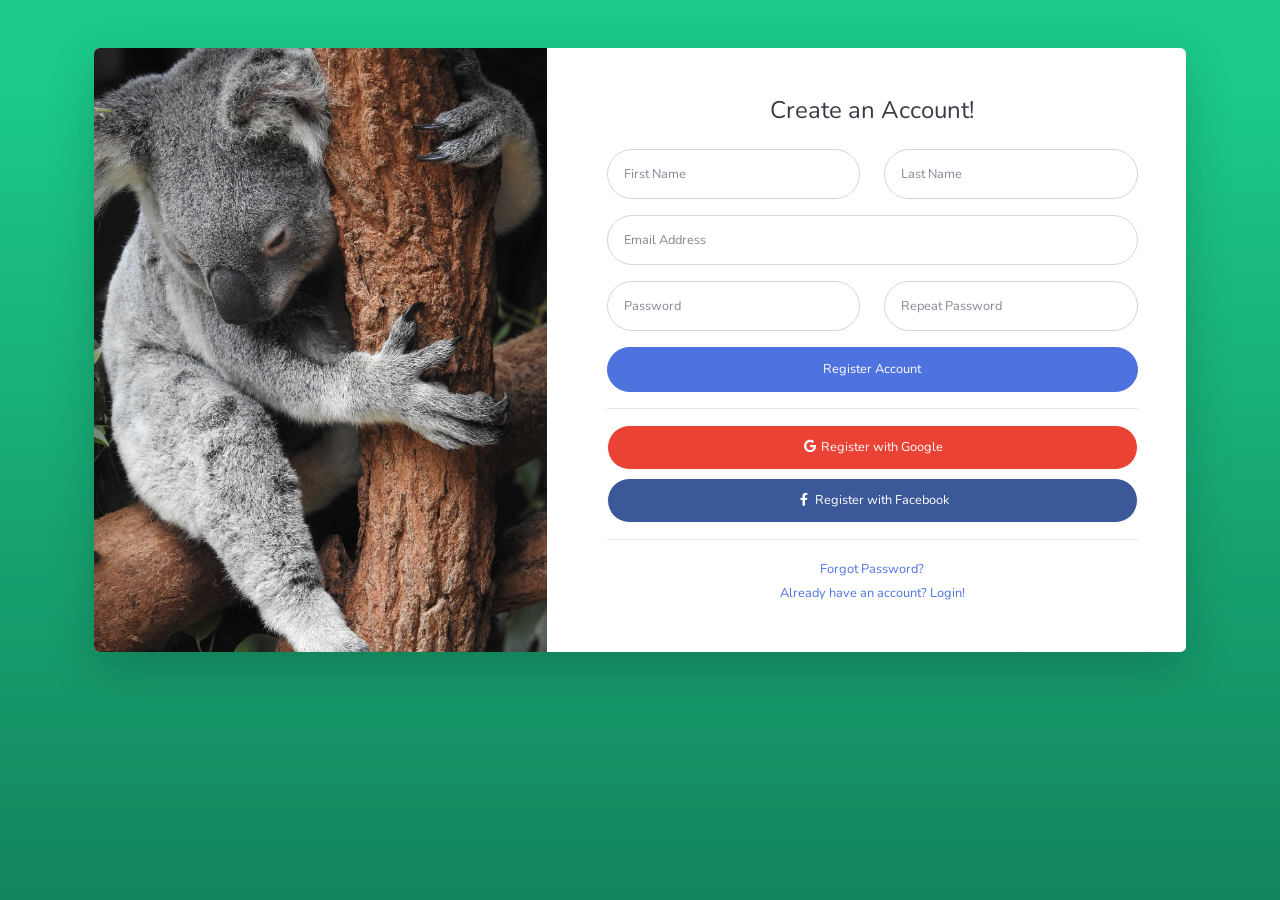
<file: register.html>
<!DOCTYPE html>
<html lang="en">

<head>

    <meta charset="utf-8">
    <meta http-equiv="X-UA-Compatible" content="IE=edge">
    <meta name="viewport" content="width=device-width, initial-scale=1, shrink-to-fit=no">
    <meta name="description" content="">
    <meta name="author" content="">

    <title>SB Admin 2 - Register</title>

    <!-- Custom fonts for this template-->
    <link href="vendor/fontawesome-free/css/all.min.css" rel="stylesheet" type="text/css">
    <link
        href="https://fonts.googleapis.com/css?family=Nunito:200,200i,300,300i,400,400i,600,600i,700,700i,800,800i,900,900i"
        rel="stylesheet">

    <!-- Custom styles for this template-->
    <link href="css/sb-admin-2.min.css" rel="stylesheet">

</head>

<body class="bg-gradient-success">

    <div class="container">

        <div class="card o-hidden border-0 shadow-lg my-5">
            <div class="card-body p-0">
                <!-- Nested Row within Card Body -->
                <div class="row">
                    <div class="col-lg-5 d-none d-lg-block bg-register-image"></div>
                    <div class="col-lg-7">
                        <div class="p-5">
                            <div class="text-center">
                                <h1 class="h4 text-gray-900 mb-4">Create an Account!</h1>
                            </div>
                            <form class="user">
                                <div class="form-group row">
                                    <div class="col-sm-6 mb-3 mb-sm-0">
                                        <input type="text" class="form-control form-control-user" id="exampleFirstName"
                                            placeholder="First Name">
                                    </div>
                                    <div class="col-sm-6">
                                        <input type="text" class="form-control form-control-user" id="exampleLastName"
                                            placeholder="Last Name">
                                    </div>
                                </div>
                                <div class="form-group">
                                    <input type="email" class="form-control form-control-user" id="exampleInputEmail"
                                        placeholder="Email Address">
                                </div>
                                <div class="form-group row">
                                    <div class="col-sm-6 mb-3 mb-sm-0">
                                        <input type="password" class="form-control form-control-user"
                                            id="exampleInputPassword" placeholder="Password">
                                    </div>
                                    <div class="col-sm-6">
                                        <input type="password" class="form-control form-control-user"
                                            id="exampleRepeatPassword" placeholder="Repeat Password">
                                    </div>
                                </div>
                                <a href="login.html" class="btn btn-primary btn-user btn-block">
                                    Register Account
                                </a>
                                <hr>
                                <a href="index.html" class="btn btn-google btn-user btn-block">
                                    <i class="fab fa-google fa-fw"></i> Register with Google
                                </a>
                                <a href="index.html" class="btn btn-facebook btn-user btn-block">
                                    <i class="fab fa-facebook-f fa-fw"></i> Register with Facebook
                                </a>
                            </form>
                            <hr>
                            <div class="text-center">
                                <a class="small" href="forgot-password.html">Forgot Password?</a>
                            </div>
                            <div class="text-center">
                                <a class="small" href="login.html">Already have an account? Login!</a>
                            </div>
                        </div>
                    </div>
                </div>
            </div>
        </div>

    </div>

    <!-- Bootstrap core JavaScript-->
    <script src="vendor/jquery/jquery.min.js"></script>
    <script src="vendor/bootstrap/js/bootstrap.bundle.min.js"></script>

    <!-- Core plugin JavaScript-->
    <script src="vendor/jquery-easing/jquery.easing.min.js"></script>

    <!-- Custom scripts for all pages-->
    <script src="js/sb-admin-2.min.js"></script>

</body>

</html>
</file>
